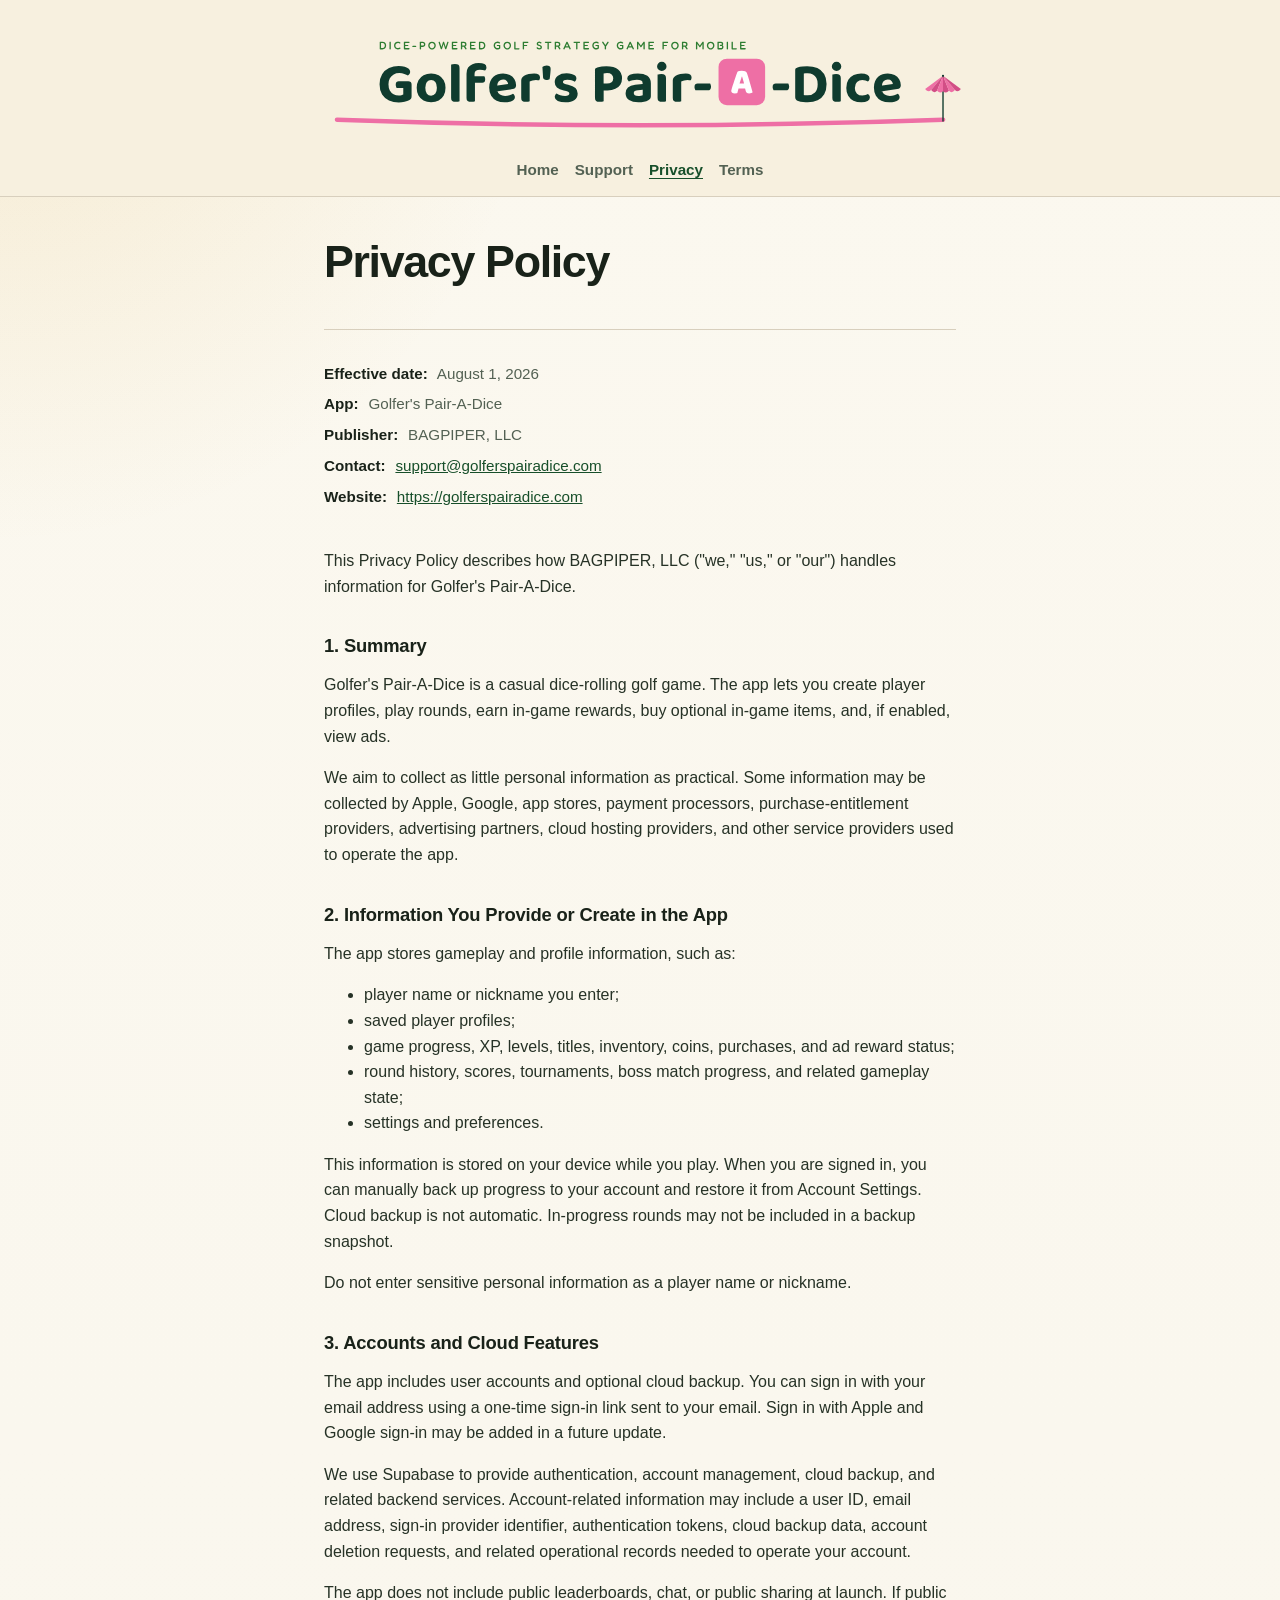
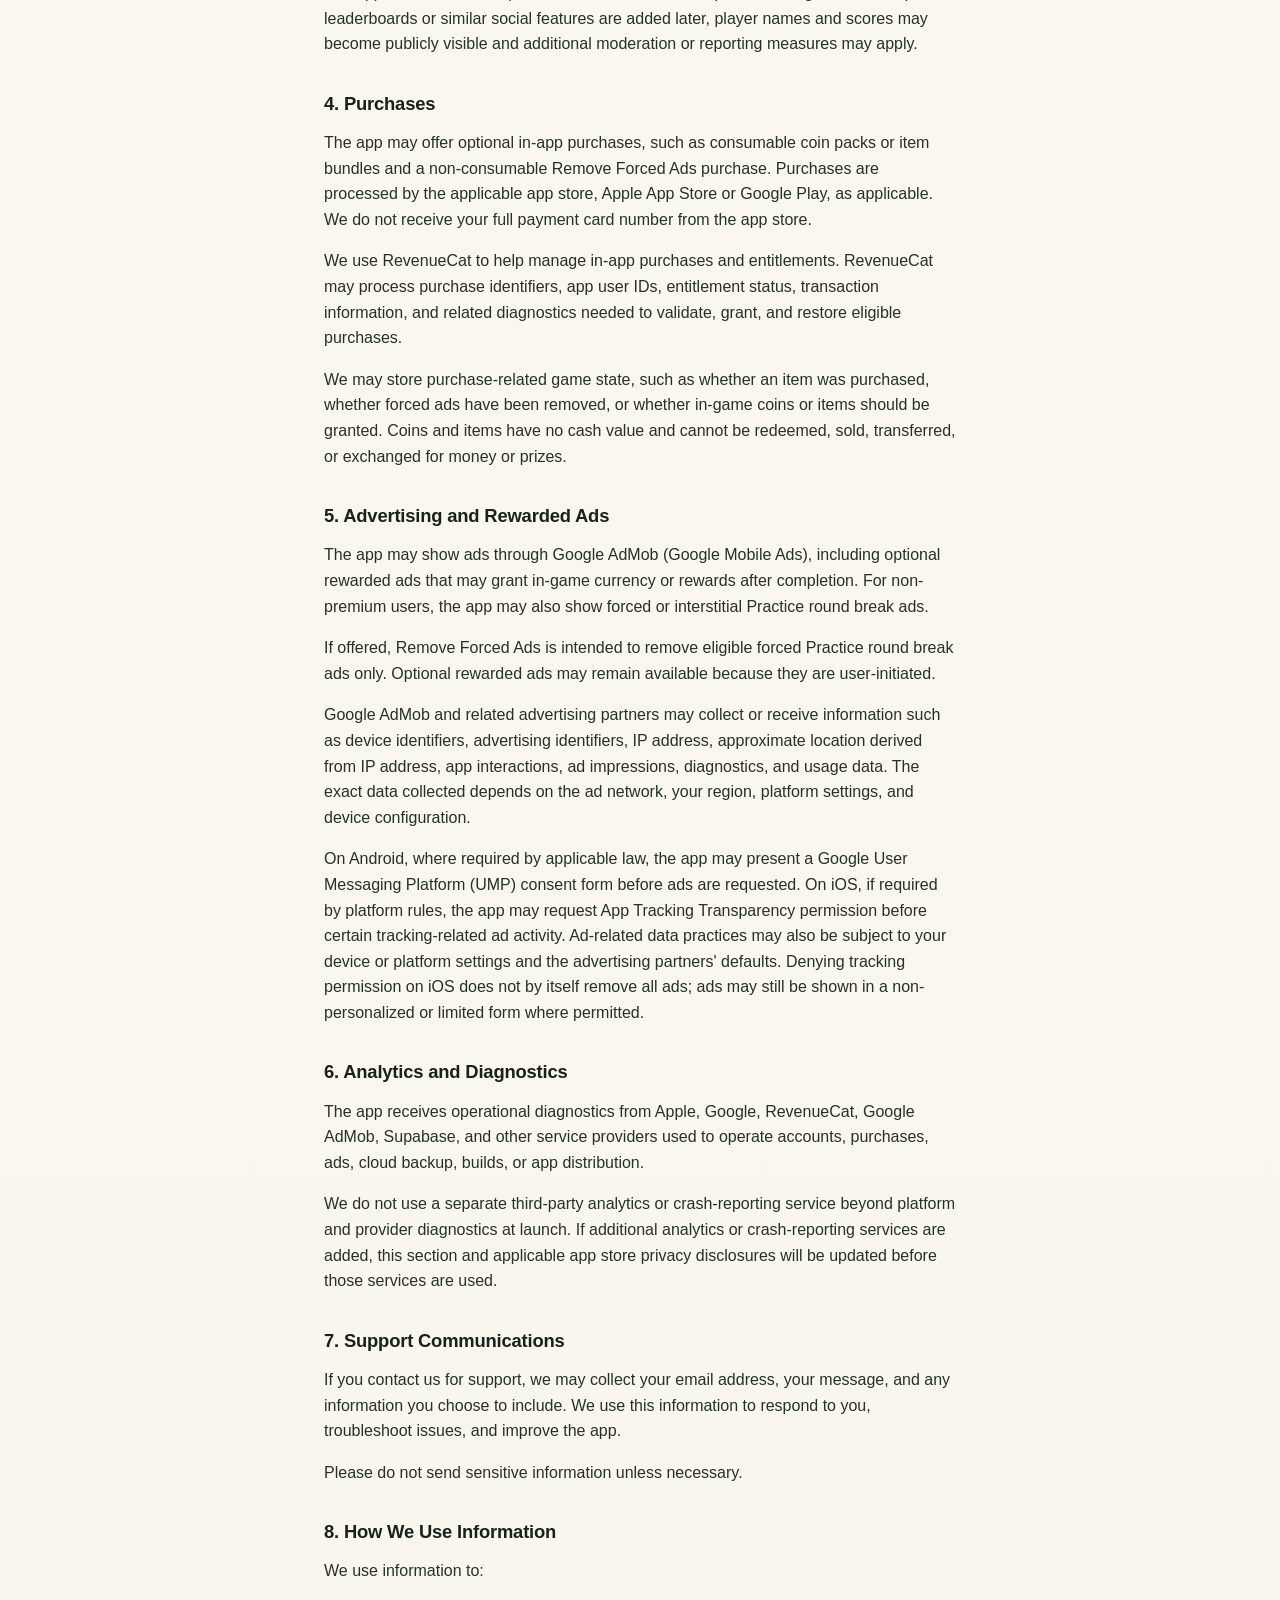
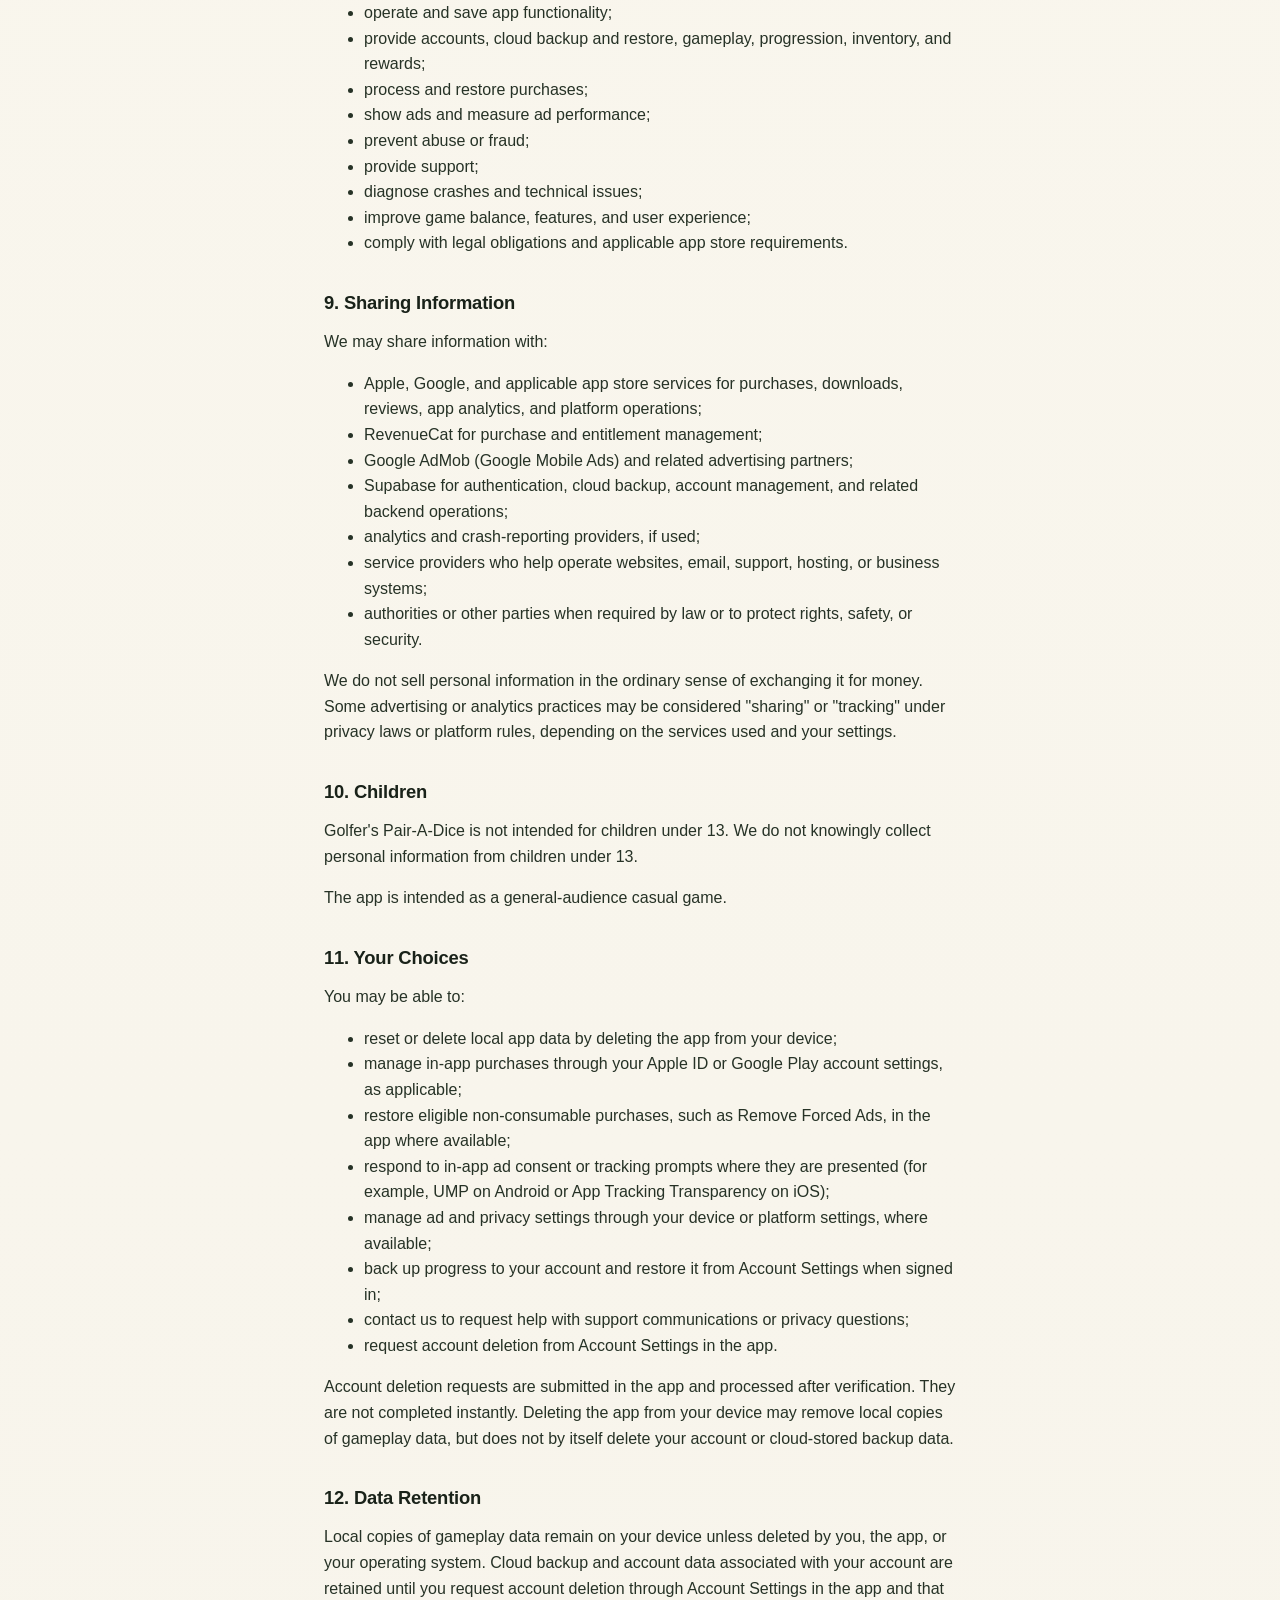
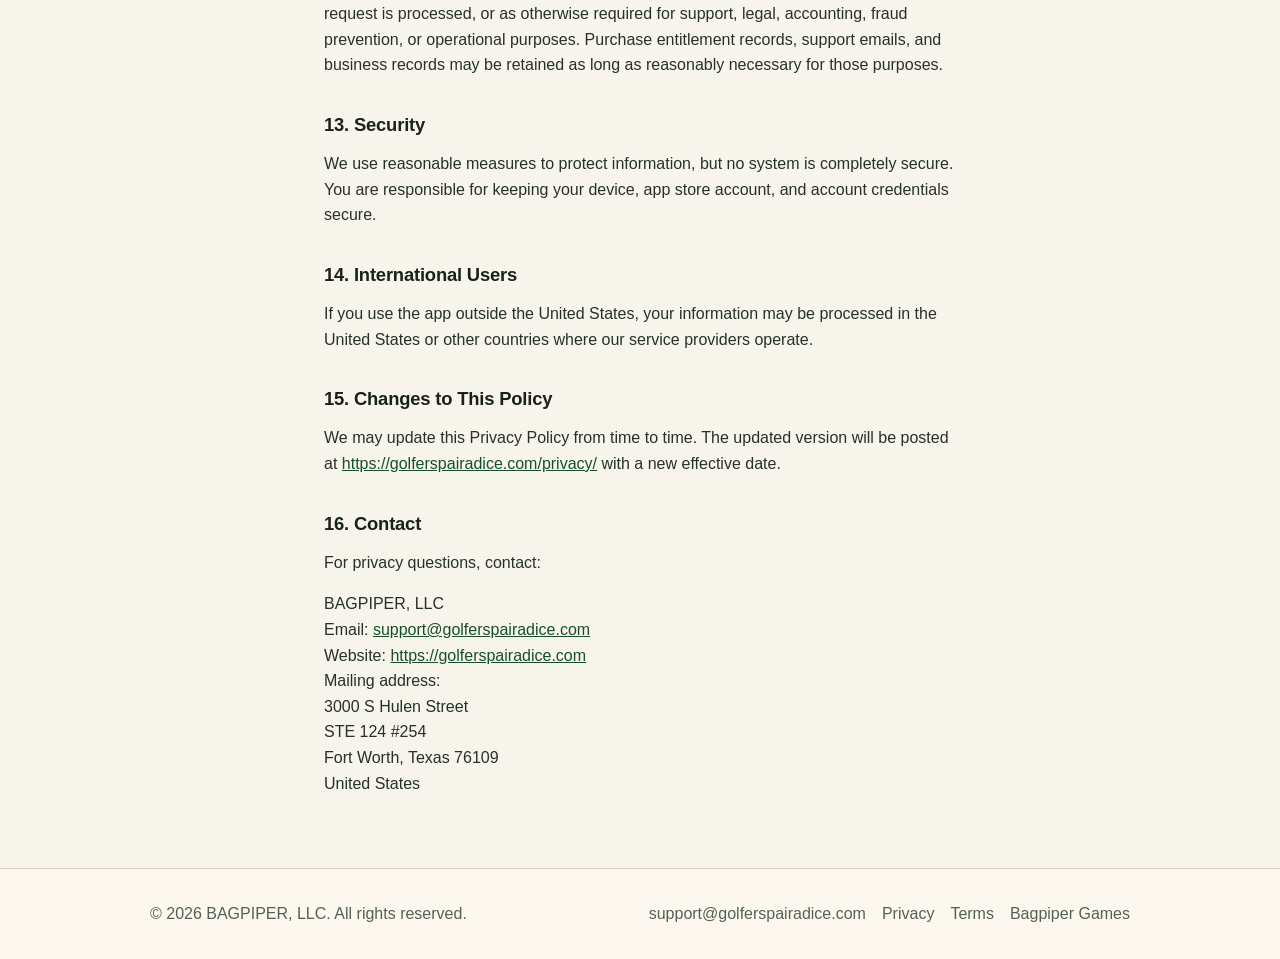
<file: privacy/index.html>
<!doctype html>
<html lang="en">
<head>
  <meta charset="utf-8">
  <meta name="viewport" content="width=device-width, initial-scale=1">
  <title>Privacy Policy | Golfer's Pair-A-Dice</title>
  <meta name="description" content="This Privacy Policy describes how BAGPIPER, LLC handles information for Golfer's Pair-A-Dice.">
  <link rel="canonical" href="https://golferspairadice.com/privacy/">
  <meta name="theme-color" content="#216b3a">
  <meta property="og:type" content="website">
  <meta property="og:site_name" content="Golfer's Pair-A-Dice">
  <meta property="og:locale" content="en_US">
  <meta property="og:url" content="https://golferspairadice.com/privacy/">
  <meta property="og:title" content="Privacy Policy | Golfer's Pair-A-Dice">
  <meta property="og:description" content="How BAGPIPER, LLC handles information for Golfer's Pair-A-Dice.">
  <meta property="og:image" content="https://golferspairadice.com/assets/gpad-icon-1024.png">
  <meta property="og:image:alt" content="Golfer's Pair-A-Dice app icon">
  <meta name="twitter:card" content="summary">
  <meta name="twitter:title" content="Privacy Policy | Golfer's Pair-A-Dice">
  <meta name="twitter:description" content="How BAGPIPER, LLC handles information for Golfer's Pair-A-Dice.">
  <meta name="twitter:image" content="https://golferspairadice.com/assets/gpad-icon-1024.png">
  <link rel="icon" href="/assets/gpad-icon.svg" type="image/svg+xml">
  <link rel="apple-touch-icon" href="/assets/gpad-icon-180.png">
  <link rel="sitemap" type="application/xml" href="/sitemap.xml">
  <link rel="stylesheet" href="/styles.css">
</head>
<body data-page="privacy">
  <main class="page" id="main-content">
    <header class="page-header">
      <h1>Privacy Policy</h1>
    </header>

    <ul class="doc-meta">
      <li><span class="label">Effective date</span> August 1, 2026</li>
      <li><span class="label">App</span> Golfer's Pair-A-Dice</li>
      <li><span class="label">Publisher</span> BAGPIPER, LLC</li>
      <li><span class="label">Contact</span> <a href="mailto:support@golferspairadice.com">support@golferspairadice.com</a></li>
      <li><span class="label">Website</span> <a href="https://golferspairadice.com">https://golferspairadice.com</a></li>
    </ul>

    <article class="doc-body">
      <p>This Privacy Policy describes how BAGPIPER, LLC ("we," "us," or "our") handles information for Golfer's Pair-A-Dice.</p>

      <h2>1. Summary</h2>
      <p>Golfer's Pair-A-Dice is a casual dice-rolling golf game. The app lets you create player profiles, play rounds, earn in-game rewards, buy optional in-game items, and, if enabled, view ads.</p>
      <p>We aim to collect as little personal information as practical. Some information may be collected by Apple, Google, app stores, payment processors, purchase-entitlement providers, advertising partners, cloud hosting providers, and other service providers used to operate the app.</p>

      <h2>2. Information You Provide or Create in the App</h2>
      <p>The app stores gameplay and profile information, such as:</p>
      <ul>
        <li>player name or nickname you enter;</li>
        <li>saved player profiles;</li>
        <li>game progress, XP, levels, titles, inventory, coins, purchases, and ad reward status;</li>
        <li>round history, scores, tournaments, boss match progress, and related gameplay state;</li>
        <li>settings and preferences.</li>
      </ul>
      <p>This information is stored on your device while you play. When you are signed in, you can manually back up progress to your account and restore it from Account Settings. Cloud backup is not automatic. In-progress rounds may not be included in a backup snapshot.</p>
      <p>Do not enter sensitive personal information as a player name or nickname.</p>

      <h2>3. Accounts and Cloud Features</h2>
      <p>The app includes user accounts and optional cloud backup. You can sign in with your email address using a one-time sign-in link sent to your email. Sign in with Apple and Google sign-in may be added in a future update.</p>
      <p>We use Supabase to provide authentication, account management, cloud backup, and related backend services. Account-related information may include a user ID, email address, sign-in provider identifier, authentication tokens, cloud backup data, account deletion requests, and related operational records needed to operate your account.</p>
      <p>The app does not include public leaderboards, chat, or public sharing at launch. If public leaderboards or similar social features are added later, player names and scores may become publicly visible and additional moderation or reporting measures may apply.</p>

      <h2>4. Purchases</h2>
      <p>The app may offer optional in-app purchases, such as consumable coin packs or item bundles and a non-consumable Remove Forced Ads purchase. Purchases are processed by the applicable app store, Apple App Store or Google Play, as applicable. We do not receive your full payment card number from the app store.</p>
      <p>We use RevenueCat to help manage in-app purchases and entitlements. RevenueCat may process purchase identifiers, app user IDs, entitlement status, transaction information, and related diagnostics needed to validate, grant, and restore eligible purchases.</p>
      <p>We may store purchase-related game state, such as whether an item was purchased, whether forced ads have been removed, or whether in-game coins or items should be granted. Coins and items have no cash value and cannot be redeemed, sold, transferred, or exchanged for money or prizes.</p>

      <h2>5. Advertising and Rewarded Ads</h2>
      <p>The app may show ads through Google AdMob (Google Mobile Ads), including optional rewarded ads that may grant in-game currency or rewards after completion. For non-premium users, the app may also show forced or interstitial Practice round break ads.</p>
      <p>If offered, Remove Forced Ads is intended to remove eligible forced Practice round break ads only. Optional rewarded ads may remain available because they are user-initiated.</p>
      <p>Google AdMob and related advertising partners may collect or receive information such as device identifiers, advertising identifiers, IP address, approximate location derived from IP address, app interactions, ad impressions, diagnostics, and usage data. The exact data collected depends on the ad network, your region, platform settings, and device configuration.</p>
      <p>On Android, where required by applicable law, the app may present a Google User Messaging Platform (UMP) consent form before ads are requested. On iOS, if required by platform rules, the app may request App Tracking Transparency permission before certain tracking-related ad activity. Ad-related data practices may also be subject to your device or platform settings and the advertising partners' defaults. Denying tracking permission on iOS does not by itself remove all ads; ads may still be shown in a non-personalized or limited form where permitted.</p>

      <h2>6. Analytics and Diagnostics</h2>
      <p>The app receives operational diagnostics from Apple, Google, RevenueCat, Google AdMob, Supabase, and other service providers used to operate accounts, purchases, ads, cloud backup, builds, or app distribution.</p>
      <p>We do not use a separate third-party analytics or crash-reporting service beyond platform and provider diagnostics at launch. If additional analytics or crash-reporting services are added, this section and applicable app store privacy disclosures will be updated before those services are used.</p>

      <h2>7. Support Communications</h2>
      <p>If you contact us for support, we may collect your email address, your message, and any information you choose to include. We use this information to respond to you, troubleshoot issues, and improve the app.</p>
      <p>Please do not send sensitive information unless necessary.</p>

      <h2>8. How We Use Information</h2>
      <p>We use information to:</p>
      <ul>
        <li>operate and save app functionality;</li>
        <li>provide accounts, cloud backup and restore, gameplay, progression, inventory, and rewards;</li>
        <li>process and restore purchases;</li>
        <li>show ads and measure ad performance;</li>
        <li>prevent abuse or fraud;</li>
        <li>provide support;</li>
        <li>diagnose crashes and technical issues;</li>
        <li>improve game balance, features, and user experience;</li>
        <li>comply with legal obligations and applicable app store requirements.</li>
      </ul>

      <h2>9. Sharing Information</h2>
      <p>We may share information with:</p>
      <ul>
        <li>Apple, Google, and applicable app store services for purchases, downloads, reviews, app analytics, and platform operations;</li>
        <li>RevenueCat for purchase and entitlement management;</li>
        <li>Google AdMob (Google Mobile Ads) and related advertising partners;</li>
        <li>Supabase for authentication, cloud backup, account management, and related backend operations;</li>
        <li>analytics and crash-reporting providers, if used;</li>
        <li>service providers who help operate websites, email, support, hosting, or business systems;</li>
        <li>authorities or other parties when required by law or to protect rights, safety, or security.</li>
      </ul>
      <p>We do not sell personal information in the ordinary sense of exchanging it for money. Some advertising or analytics practices may be considered "sharing" or "tracking" under privacy laws or platform rules, depending on the services used and your settings.</p>

      <h2>10. Children</h2>
      <p>Golfer's Pair-A-Dice is not intended for children under 13. We do not knowingly collect personal information from children under 13.</p>
      <p>The app is intended as a general-audience casual game.</p>

      <h2>11. Your Choices</h2>
      <p>You may be able to:</p>
      <ul>
        <li>reset or delete local app data by deleting the app from your device;</li>
        <li>manage in-app purchases through your Apple ID or Google Play account settings, as applicable;</li>
        <li>restore eligible non-consumable purchases, such as Remove Forced Ads, in the app where available;</li>
        <li>respond to in-app ad consent or tracking prompts where they are presented (for example, UMP on Android or App Tracking Transparency on iOS);</li>
        <li>manage ad and privacy settings through your device or platform settings, where available;</li>
        <li>back up progress to your account and restore it from Account Settings when signed in;</li>
        <li>contact us to request help with support communications or privacy questions;</li>
        <li>request account deletion from Account Settings in the app.</li>
      </ul>
      <p>Account deletion requests are submitted in the app and processed after verification. They are not completed instantly. Deleting the app from your device may remove local copies of gameplay data, but does not by itself delete your account or cloud-stored backup data.</p>

      <h2>12. Data Retention</h2>
      <p>Local copies of gameplay data remain on your device unless deleted by you, the app, or your operating system. Cloud backup and account data associated with your account are retained until you request account deletion through Account Settings in the app and that request is processed, or as otherwise required for support, legal, accounting, fraud prevention, or operational purposes. Purchase entitlement records, support emails, and business records may be retained as long as reasonably necessary for those purposes.</p>

      <h2>13. Security</h2>
      <p>We use reasonable measures to protect information, but no system is completely secure. You are responsible for keeping your device, app store account, and account credentials secure.</p>

      <h2>14. International Users</h2>
      <p>If you use the app outside the United States, your information may be processed in the United States or other countries where our service providers operate.</p>

      <h2>15. Changes to This Policy</h2>
      <p>We may update this Privacy Policy from time to time. The updated version will be posted at <a href="https://golferspairadice.com/privacy/">https://golferspairadice.com/privacy/</a> with a new effective date.</p>

      <h2>16. Contact</h2>
      <p>For privacy questions, contact:</p>
      <p>BAGPIPER, LLC<br>
      Email: <a href="mailto:support@golferspairadice.com">support@golferspairadice.com</a><br>
      Website: <a href="https://golferspairadice.com">https://golferspairadice.com</a><br>
      Mailing address:<br>
      3000 S Hulen Street<br>
      STE 124 #254<br>
      Fort Worth, Texas 76109<br>
      United States</p>
    </article>
  </main>

  <script src="/site-chrome.js" defer></script>
</body>
</html>
</file>
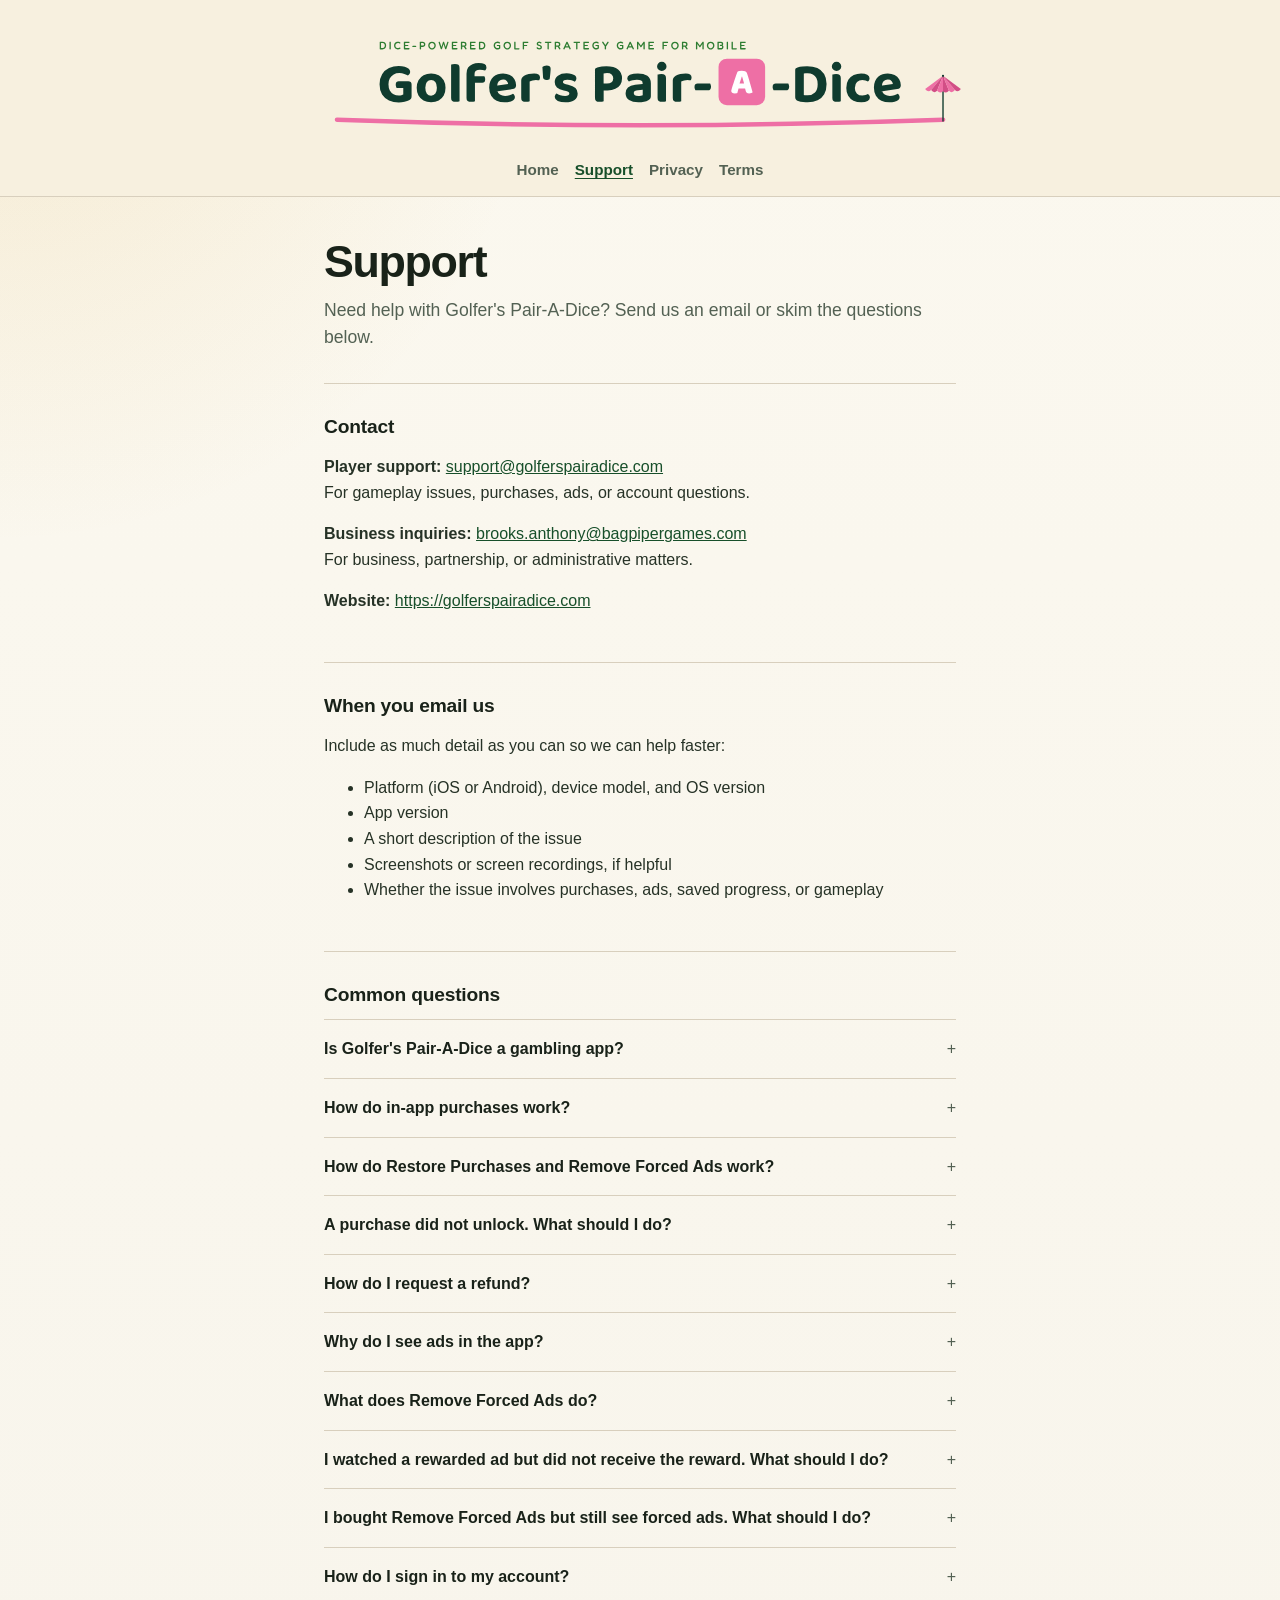
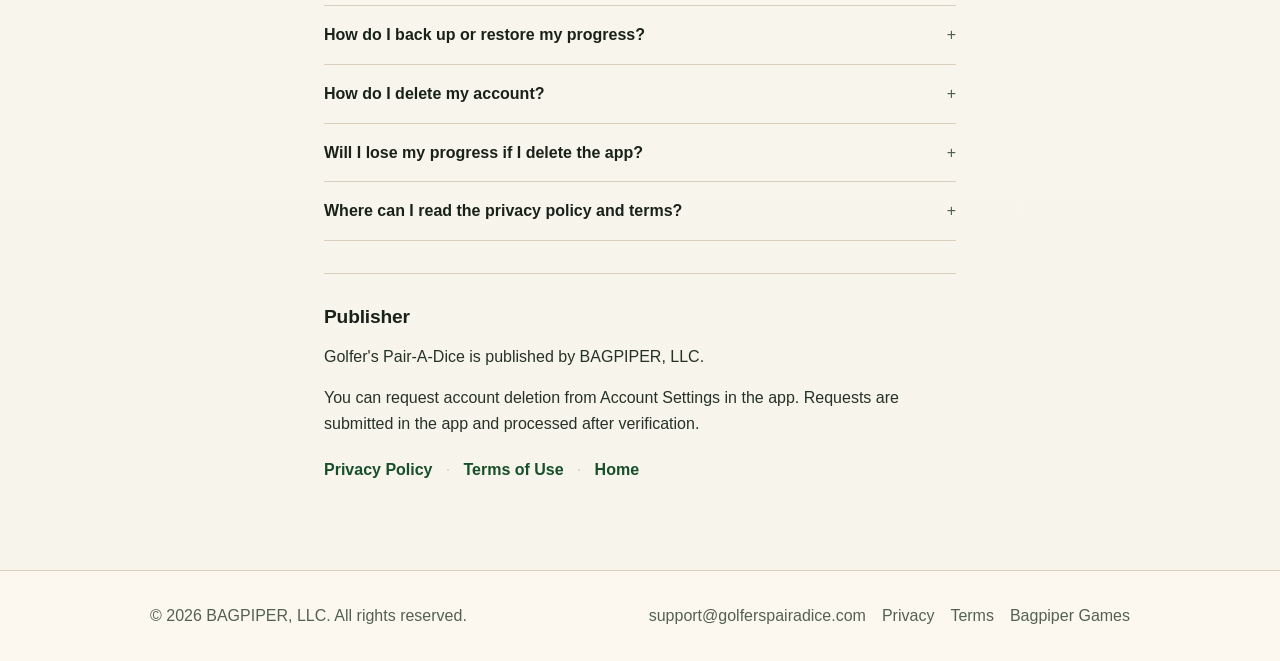
<file: support/index.html>
<!doctype html>
<html lang="en">
<head>
  <meta charset="utf-8">
  <meta name="viewport" content="width=device-width, initial-scale=1">
  <title>Support | Golfer's Pair-A-Dice</title>
  <meta name="description" content="Get help with Golfer's Pair-A-Dice. Contact support, find answers to common questions, and learn about purchases, ads, and saved progress.">
  <link rel="canonical" href="https://golferspairadice.com/support/">
  <meta name="theme-color" content="#216b3a">
  <meta property="og:type" content="website">
  <meta property="og:site_name" content="Golfer's Pair-A-Dice">
  <meta property="og:locale" content="en_US">
  <meta property="og:url" content="https://golferspairadice.com/support/">
  <meta property="og:title" content="Support | Golfer's Pair-A-Dice">
  <meta property="og:description" content="Get help with Golfer's Pair-A-Dice — purchases, ads, accounts, and saved progress.">
  <meta property="og:image" content="https://golferspairadice.com/assets/gpad-icon-1024.png">
  <meta property="og:image:alt" content="Golfer's Pair-A-Dice app icon">
  <meta name="twitter:card" content="summary">
  <meta name="twitter:title" content="Support | Golfer's Pair-A-Dice">
  <meta name="twitter:description" content="Get help with Golfer's Pair-A-Dice — purchases, ads, accounts, and saved progress.">
  <meta name="twitter:image" content="https://golferspairadice.com/assets/gpad-icon-1024.png">
  <link rel="icon" href="/assets/gpad-icon.svg" type="image/svg+xml">
  <link rel="apple-touch-icon" href="/assets/gpad-icon-180.png">
  <link rel="sitemap" type="application/xml" href="/sitemap.xml">
  <link rel="stylesheet" href="/styles.css">
</head>
<body data-page="support">
  <main class="page" id="main-content">
    <header class="page-header">
      <h1>Support</h1>
      <p class="page-intro">Need help with Golfer's Pair-A-Dice? Send us an email or skim the questions below.</p>
    </header>

    <section class="page-section">
      <h2>Contact</h2>
      <p><strong>Player support:</strong> <a href="mailto:support@golferspairadice.com">support@golferspairadice.com</a><br>
      For gameplay issues, purchases, ads, or account questions.</p>
      <p><strong>Business inquiries:</strong> <a href="mailto:brooks.anthony@bagpipergames.com">brooks.anthony@bagpipergames.com</a><br>
      For business, partnership, or administrative matters.</p>
      <p><strong>Website:</strong> <a href="https://golferspairadice.com">https://golferspairadice.com</a></p>
    </section>

    <section class="page-section">
      <h2>When you email us</h2>
      <p>Include as much detail as you can so we can help faster:</p>
      <ul>
        <li>Platform (iOS or Android), device model, and OS version</li>
        <li>App version</li>
        <li>A short description of the issue</li>
        <li>Screenshots or screen recordings, if helpful</li>
        <li>Whether the issue involves purchases, ads, saved progress, or gameplay</li>
      </ul>
    </section>

    <section class="page-section">
      <h2>Common questions</h2>

      <div class="faq-list">
        <details class="faq-item">
          <summary>Is Golfer's Pair-A-Dice a gambling app?</summary>
          <p>No. Golfer's Pair-A-Dice is a casual golf-themed dice game for entertainment. Dice are used as a gameplay mechanic only. The app does not offer real-money gambling, betting, wagering, cash prizes, or redeemable rewards.</p>
        </details>

        <details class="faq-item">
          <summary>How do in-app purchases work?</summary>
          <p>Purchases are processed by the applicable app store, Apple App Store or Google Play. Available items may include consumable virtual currency and item bundles, and a one-time Remove Forced Ads purchase. Coins and items have no cash value and cannot be redeemed, sold, transferred, or exchanged for money or prizes. All billing and refunds are handled under the applicable app store's payment rules.</p>
        </details>

        <details class="faq-item">
          <summary>How do Restore Purchases and Remove Forced Ads work?</summary>
          <p><strong>Restore Purchases</strong> applies to eligible non-consumable purchases, such as Remove Forced Ads. Consumable purchases, such as coin packs, generally are not restored after they are used. If Remove Forced Ads does not appear after purchase, open the app and use <strong>Restore Purchases</strong> where available. If it still does not unlock, email <a href="mailto:support@golferspairadice.com">support@golferspairadice.com</a> with your platform, device, app version, and a description of the purchase.</p>
        </details>

        <details class="faq-item">
          <summary>A purchase did not unlock. What should I do?</summary>
          <p>Open the app and use <strong>Restore Purchases</strong> where available. If the item still does not appear, email <a href="mailto:support@golferspairadice.com">support@golferspairadice.com</a> with your platform, device model, OS version, app version, and a description of the purchase.</p>
        </details>

        <details class="faq-item">
          <summary>How do I request a refund?</summary>
          <p>Refund requests must be submitted through the applicable app store. On iOS, use Apple's purchase support system. On Android, use Google Play's refund process. We cannot process app store refunds directly.</p>
        </details>

        <details class="faq-item">
          <summary>Why do I see ads in the app?</summary>
          <p>The app may show ads, including optional rewarded ads that grant in-game rewards after completion. For non-premium users, forced or interstitial ads may appear during Practice round breaks unless you purchase Remove Forced Ads.</p>
        </details>

        <details class="faq-item">
          <summary>What does Remove Forced Ads do?</summary>
          <p>If offered, the Remove Forced Ads purchase removes eligible forced Practice round break ads. Optional rewarded ads may remain available because they are user-initiated and grant in-game rewards.</p>
        </details>

        <details class="faq-item">
          <summary>I watched a rewarded ad but did not receive the reward. What should I do?</summary>
          <p>Rewards are not guaranteed if the ad fails, is interrupted, cannot be verified, or if your daily reward limit has been reached. Wait a moment and check whether the reward appears in your inventory or balance. If it is still missing, restart the app and try again later. If the issue continues, email <a href="mailto:support@golferspairadice.com">support@golferspairadice.com</a> with your platform, device, app version, and what reward you expected.</p>
        </details>

        <details class="faq-item">
          <summary>I bought Remove Forced Ads but still see forced ads. What should I do?</summary>
          <p>Remove Forced Ads removes eligible forced Practice round break ads only. Optional rewarded ads may still appear because they are user-initiated. If you are seeing forced Practice break ads after purchasing, use <strong>Restore Purchases</strong> in the app. If forced break ads continue, email <a href="mailto:support@golferspairadice.com">support@golferspairadice.com</a> with your platform, device, app version, and when the ad appeared.</p>
        </details>

        <details class="faq-item">
          <summary>How do I sign in to my account?</summary>
          <p>Open <strong>Account Settings</strong> in the app and enter your email address. We send a one-time sign-in link to that email. Tap the link to finish signing in. Sign in with Apple and Google sign-in may be added in a future update.</p>
        </details>

        <details class="faq-item">
          <summary>How do I back up or restore my progress?</summary>
          <p>Gameplay is saved on your device while you play. When you are signed in, open <strong>Account Settings</strong> and use <strong>Back Up Progress</strong> before switching devices. On another device, sign in with the same account and use the restore option to load your cloud backup. Cloud backup is not automatic. Back up before changing devices or clearing app data.</p>
        </details>

        <details class="faq-item">
          <summary>How do I delete my account?</summary>
          <p>Open <strong>Account Settings</strong> in the app and use the account deletion option. Your request is submitted through the app and processed after verification. Deletion is not completed instantly.</p>
        </details>

        <details class="faq-item">
          <summary>Will I lose my progress if I delete the app?</summary>
          <p>Gameplay progress is stored on your device while you play. If you are signed in and have used <strong>Back Up Progress</strong> in Account Settings, you can restore that backup after reinstalling the app or switching devices. Deleting the app may remove local copies on that device. Deleting the app does not delete your account. Clearing app data or losing access to your account email may affect saved progress.</p>
        </details>

        <details class="faq-item">
          <summary>Where can I read the privacy policy and terms?</summary>
          <p>Our <a href="/privacy/">Privacy Policy</a> and <a href="/terms/">Terms of Use</a> are available on this site.</p>
        </details>
      </div>
    </section>

    <section class="page-section">
      <h2>Publisher</h2>
      <p>Golfer's Pair-A-Dice is published by BAGPIPER, LLC.</p>
      <p>You can request account deletion from Account Settings in the app. Requests are submitted in the app and processed after verification.</p>
      <p class="page-links">
        <a href="/privacy/">Privacy Policy</a>
        <span class="sep" aria-hidden="true">·</span>
        <a href="/terms/">Terms of Use</a>
        <span class="sep" aria-hidden="true">·</span>
        <a href="/">Home</a>
      </p>
    </section>
  </main>

  <script src="/site-chrome.js" defer></script>
</body>
</html>
</file>
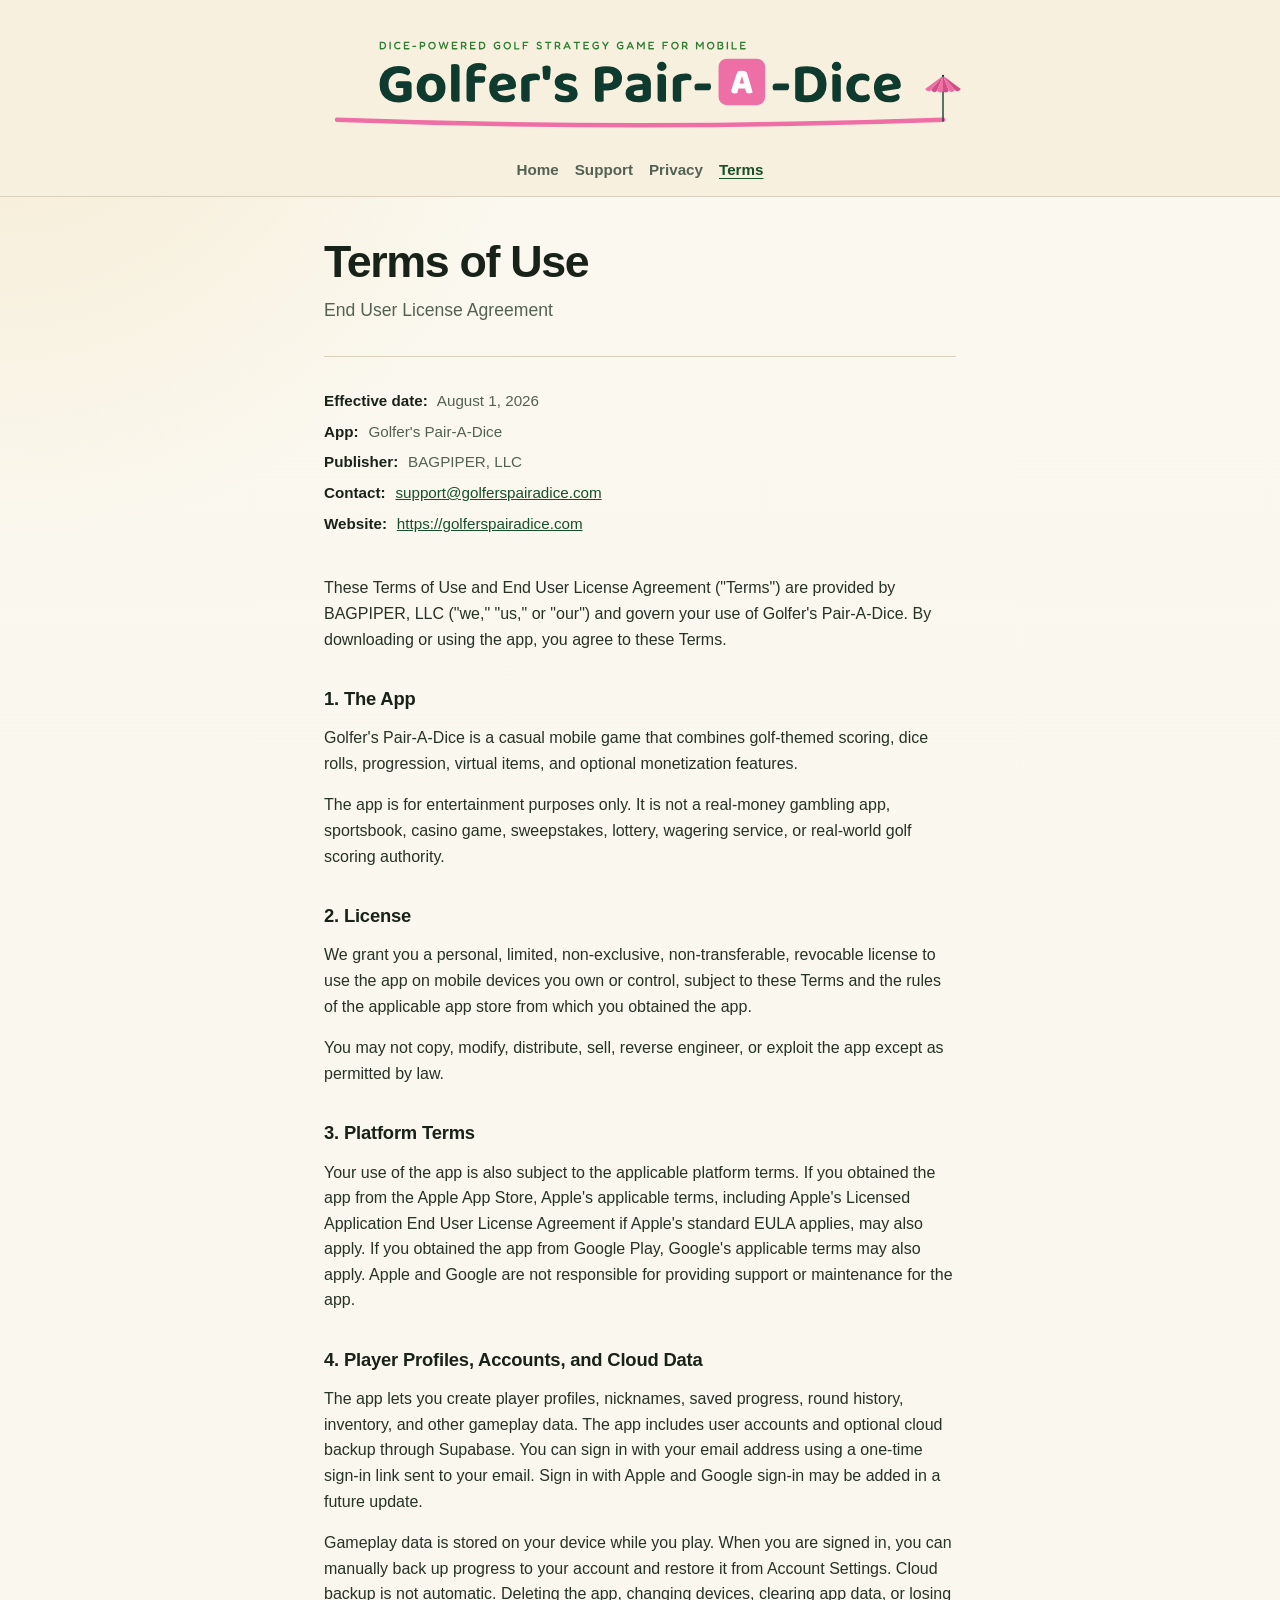
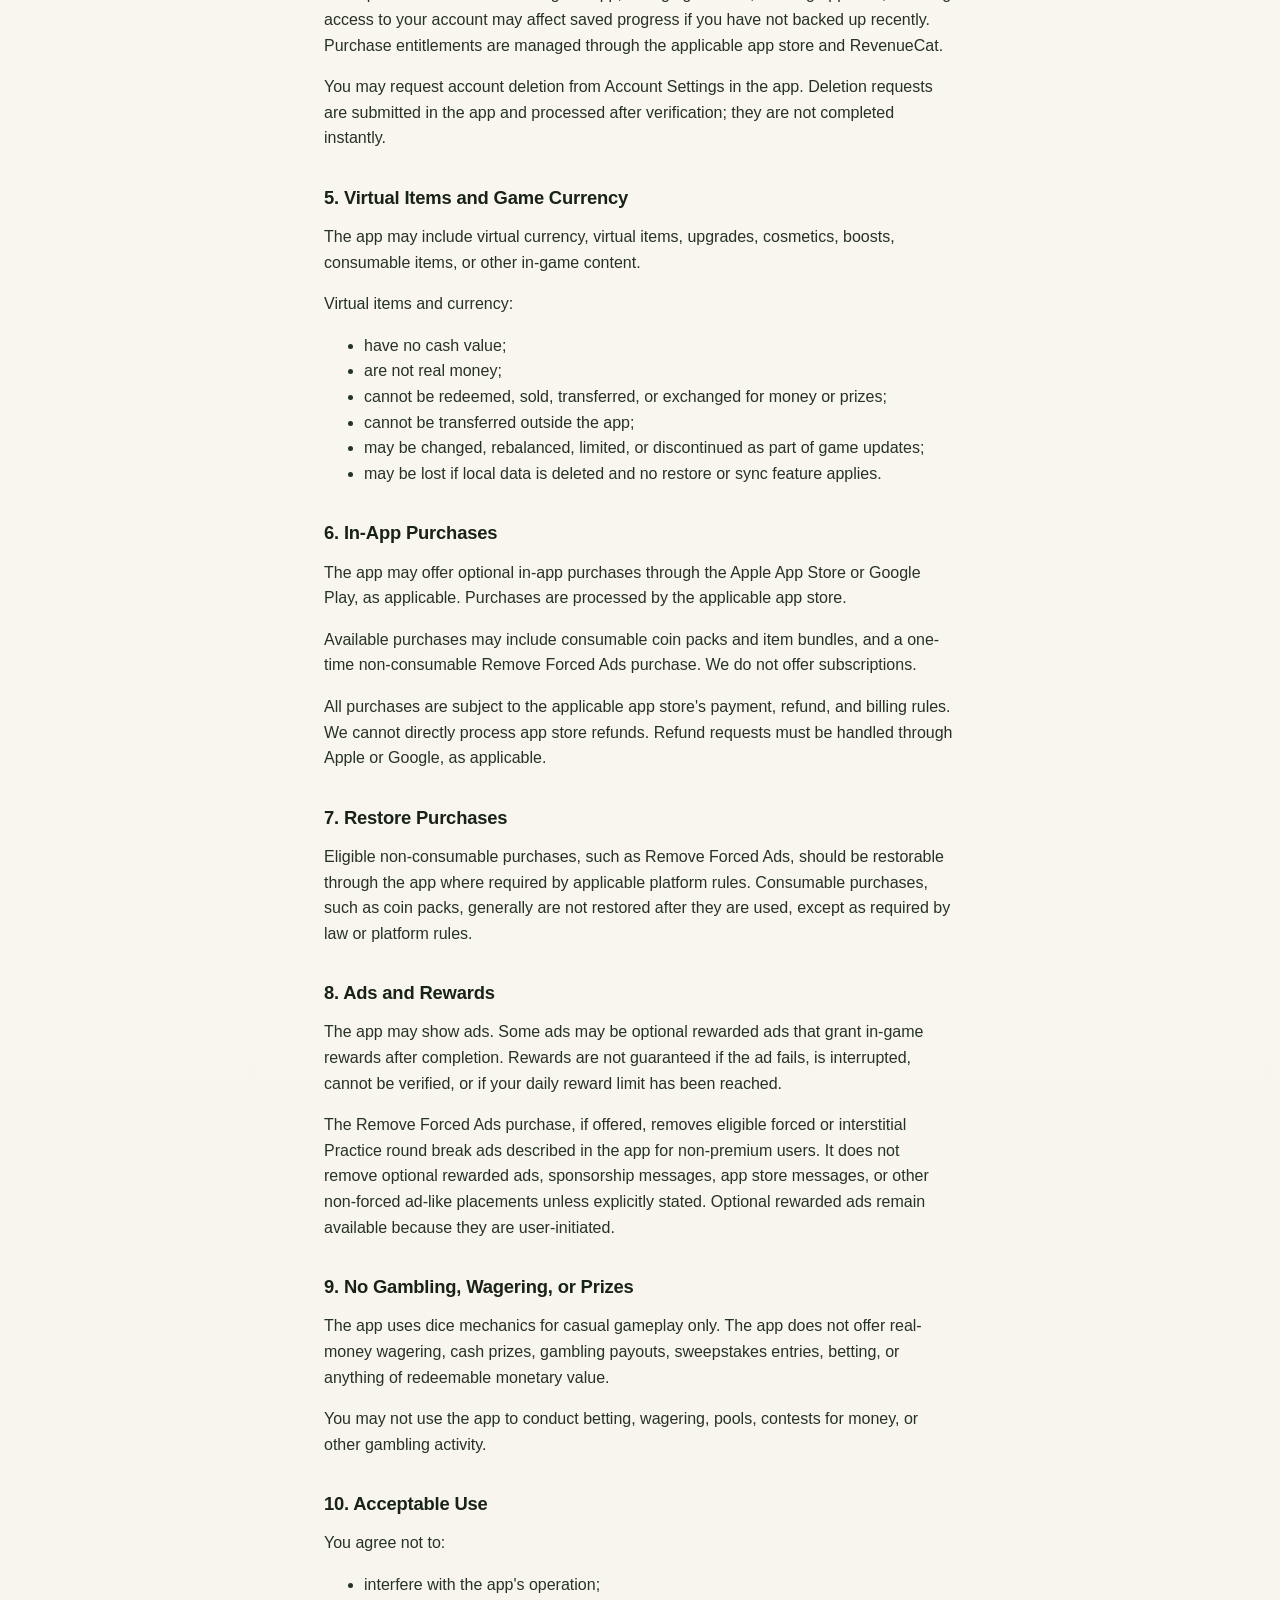
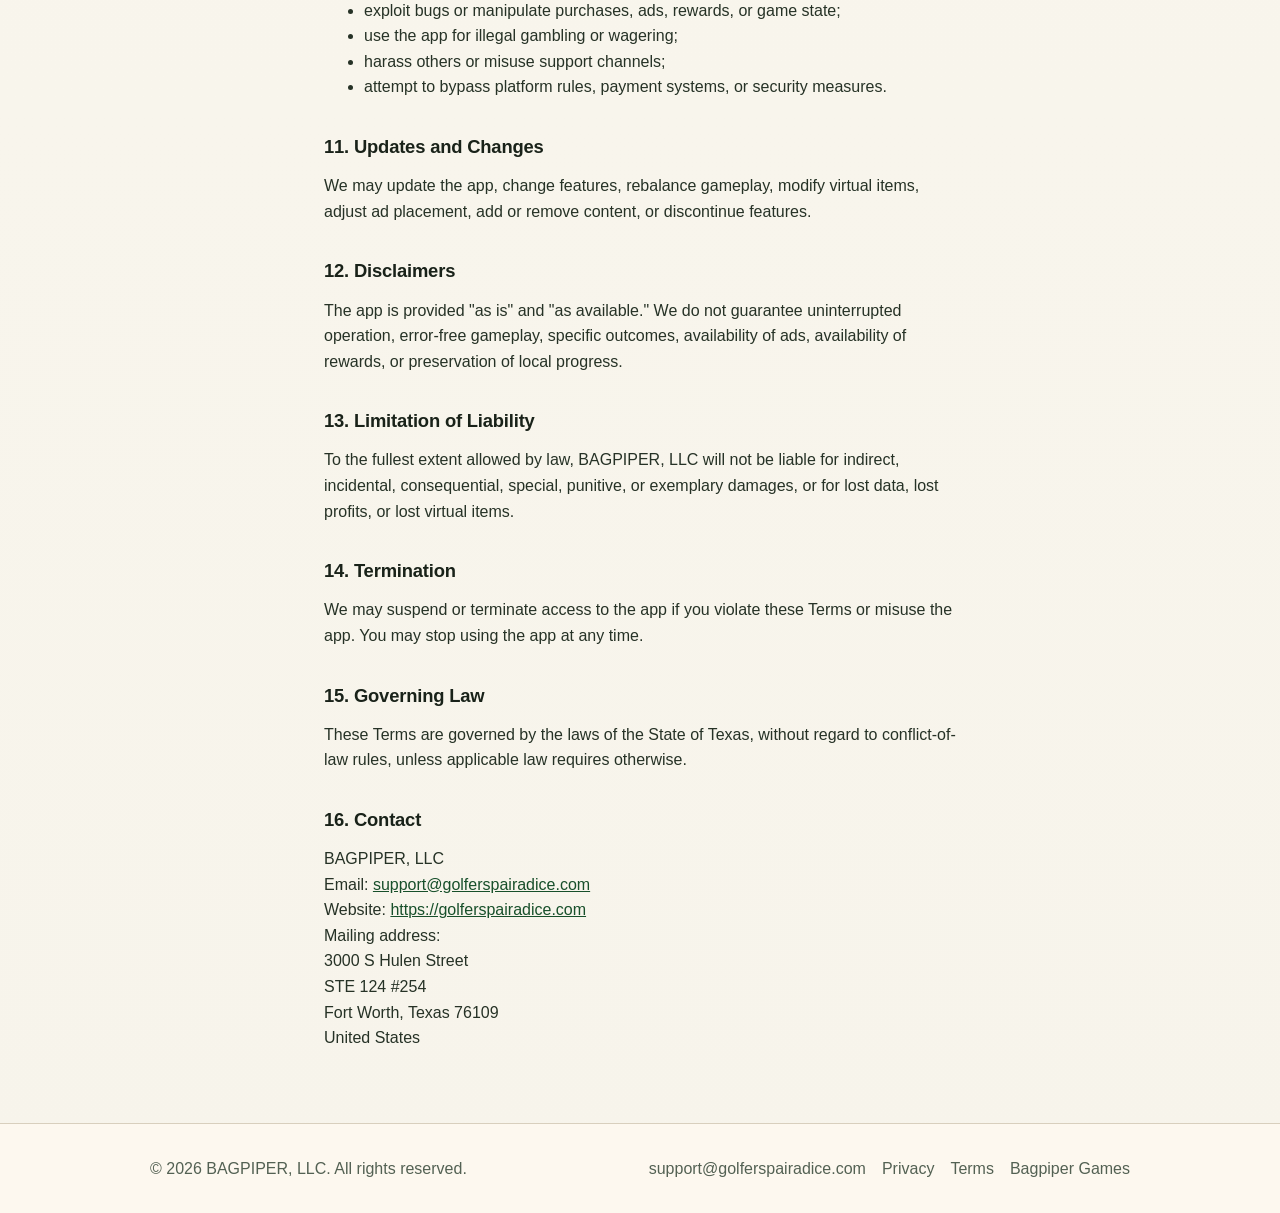
<file: terms/index.html>
<!doctype html>
<html lang="en">
<head>
  <meta charset="utf-8">
  <meta name="viewport" content="width=device-width, initial-scale=1">
  <title>Terms of Use | Golfer's Pair-A-Dice</title>
  <meta name="description" content="Terms of Use and End User License Agreement for Golfer's Pair-A-Dice, published by BAGPIPER, LLC.">
  <link rel="canonical" href="https://golferspairadice.com/terms/">
  <meta name="theme-color" content="#216b3a">
  <meta property="og:type" content="website">
  <meta property="og:site_name" content="Golfer's Pair-A-Dice">
  <meta property="og:locale" content="en_US">
  <meta property="og:url" content="https://golferspairadice.com/terms/">
  <meta property="og:title" content="Terms of Use | Golfer's Pair-A-Dice">
  <meta property="og:description" content="Terms of Use and EULA for Golfer's Pair-A-Dice, published by BAGPIPER, LLC.">
  <meta property="og:image" content="https://golferspairadice.com/assets/gpad-icon-1024.png">
  <meta property="og:image:alt" content="Golfer's Pair-A-Dice app icon">
  <meta name="twitter:card" content="summary">
  <meta name="twitter:title" content="Terms of Use | Golfer's Pair-A-Dice">
  <meta name="twitter:description" content="Terms of Use and EULA for Golfer's Pair-A-Dice, published by BAGPIPER, LLC.">
  <meta name="twitter:image" content="https://golferspairadice.com/assets/gpad-icon-1024.png">
  <link rel="icon" href="/assets/gpad-icon.svg" type="image/svg+xml">
  <link rel="apple-touch-icon" href="/assets/gpad-icon-180.png">
  <link rel="sitemap" type="application/xml" href="/sitemap.xml">
  <link rel="stylesheet" href="/styles.css">
</head>
<body data-page="terms">
  <main class="page" id="main-content">
    <header class="page-header">
      <h1>Terms of Use</h1>
      <p class="page-subtitle">End User License Agreement</p>
    </header>

    <ul class="doc-meta">
      <li><span class="label">Effective date</span> August 1, 2026</li>
      <li><span class="label">App</span> Golfer's Pair-A-Dice</li>
      <li><span class="label">Publisher</span> BAGPIPER, LLC</li>
      <li><span class="label">Contact</span> <a href="mailto:support@golferspairadice.com">support@golferspairadice.com</a></li>
      <li><span class="label">Website</span> <a href="https://golferspairadice.com">https://golferspairadice.com</a></li>
    </ul>

    <article class="doc-body">
      <p>These Terms of Use and End User License Agreement ("Terms") are provided by BAGPIPER, LLC ("we," "us," or "our") and govern your use of Golfer's Pair-A-Dice. By downloading or using the app, you agree to these Terms.</p>

      <h2>1. The App</h2>
      <p>Golfer's Pair-A-Dice is a casual mobile game that combines golf-themed scoring, dice rolls, progression, virtual items, and optional monetization features.</p>
      <p>The app is for entertainment purposes only. It is not a real-money gambling app, sportsbook, casino game, sweepstakes, lottery, wagering service, or real-world golf scoring authority.</p>

      <h2>2. License</h2>
      <p>We grant you a personal, limited, non-exclusive, non-transferable, revocable license to use the app on mobile devices you own or control, subject to these Terms and the rules of the applicable app store from which you obtained the app.</p>
      <p>You may not copy, modify, distribute, sell, reverse engineer, or exploit the app except as permitted by law.</p>

      <h2>3. Platform Terms</h2>
      <p>Your use of the app is also subject to the applicable platform terms. If you obtained the app from the Apple App Store, Apple's applicable terms, including Apple's Licensed Application End User License Agreement if Apple's standard EULA applies, may also apply. If you obtained the app from Google Play, Google's applicable terms may also apply. Apple and Google are not responsible for providing support or maintenance for the app.</p>

      <h2>4. Player Profiles, Accounts, and Cloud Data</h2>
      <p>The app lets you create player profiles, nicknames, saved progress, round history, inventory, and other gameplay data. The app includes user accounts and optional cloud backup through Supabase. You can sign in with your email address using a one-time sign-in link sent to your email. Sign in with Apple and Google sign-in may be added in a future update.</p>
      <p>Gameplay data is stored on your device while you play. When you are signed in, you can manually back up progress to your account and restore it from Account Settings. Cloud backup is not automatic. Deleting the app, changing devices, clearing app data, or losing access to your account may affect saved progress if you have not backed up recently. Purchase entitlements are managed through the applicable app store and RevenueCat.</p>
      <p>You may request account deletion from Account Settings in the app. Deletion requests are submitted in the app and processed after verification; they are not completed instantly.</p>

      <h2>5. Virtual Items and Game Currency</h2>
      <p>The app may include virtual currency, virtual items, upgrades, cosmetics, boosts, consumable items, or other in-game content.</p>
      <p>Virtual items and currency:</p>
      <ul>
        <li>have no cash value;</li>
        <li>are not real money;</li>
        <li>cannot be redeemed, sold, transferred, or exchanged for money or prizes;</li>
        <li>cannot be transferred outside the app;</li>
        <li>may be changed, rebalanced, limited, or discontinued as part of game updates;</li>
        <li>may be lost if local data is deleted and no restore or sync feature applies.</li>
      </ul>

      <h2>6. In-App Purchases</h2>
      <p>The app may offer optional in-app purchases through the Apple App Store or Google Play, as applicable. Purchases are processed by the applicable app store.</p>
      <p>Available purchases may include consumable coin packs and item bundles, and a one-time non-consumable Remove Forced Ads purchase. We do not offer subscriptions.</p>
      <p>All purchases are subject to the applicable app store's payment, refund, and billing rules. We cannot directly process app store refunds. Refund requests must be handled through Apple or Google, as applicable.</p>

      <h2>7. Restore Purchases</h2>
      <p>Eligible non-consumable purchases, such as Remove Forced Ads, should be restorable through the app where required by applicable platform rules. Consumable purchases, such as coin packs, generally are not restored after they are used, except as required by law or platform rules.</p>

      <h2>8. Ads and Rewards</h2>
      <p>The app may show ads. Some ads may be optional rewarded ads that grant in-game rewards after completion. Rewards are not guaranteed if the ad fails, is interrupted, cannot be verified, or if your daily reward limit has been reached.</p>
      <p>The Remove Forced Ads purchase, if offered, removes eligible forced or interstitial Practice round break ads described in the app for non-premium users. It does not remove optional rewarded ads, sponsorship messages, app store messages, or other non-forced ad-like placements unless explicitly stated. Optional rewarded ads remain available because they are user-initiated.</p>

      <h2>9. No Gambling, Wagering, or Prizes</h2>
      <p>The app uses dice mechanics for casual gameplay only. The app does not offer real-money wagering, cash prizes, gambling payouts, sweepstakes entries, betting, or anything of redeemable monetary value.</p>
      <p>You may not use the app to conduct betting, wagering, pools, contests for money, or other gambling activity.</p>

      <h2>10. Acceptable Use</h2>
      <p>You agree not to:</p>
      <ul>
        <li>interfere with the app's operation;</li>
        <li>exploit bugs or manipulate purchases, ads, rewards, or game state;</li>
        <li>use the app for illegal gambling or wagering;</li>
        <li>harass others or misuse support channels;</li>
        <li>attempt to bypass platform rules, payment systems, or security measures.</li>
      </ul>

      <h2>11. Updates and Changes</h2>
      <p>We may update the app, change features, rebalance gameplay, modify virtual items, adjust ad placement, add or remove content, or discontinue features.</p>

      <h2>12. Disclaimers</h2>
      <p>The app is provided "as is" and "as available." We do not guarantee uninterrupted operation, error-free gameplay, specific outcomes, availability of ads, availability of rewards, or preservation of local progress.</p>

      <h2>13. Limitation of Liability</h2>
      <p>To the fullest extent allowed by law, BAGPIPER, LLC will not be liable for indirect, incidental, consequential, special, punitive, or exemplary damages, or for lost data, lost profits, or lost virtual items.</p>

      <h2>14. Termination</h2>
      <p>We may suspend or terminate access to the app if you violate these Terms or misuse the app. You may stop using the app at any time.</p>

      <h2>15. Governing Law</h2>
      <p>These Terms are governed by the laws of the State of Texas, without regard to conflict-of-law rules, unless applicable law requires otherwise.</p>

      <h2>16. Contact</h2>
      <p>BAGPIPER, LLC<br>
      Email: <a href="mailto:support@golferspairadice.com">support@golferspairadice.com</a><br>
      Website: <a href="https://golferspairadice.com">https://golferspairadice.com</a><br>
      Mailing address:<br>
      3000 S Hulen Street<br>
      STE 124 #254<br>
      Fort Worth, Texas 76109<br>
      United States</p>
    </article>
  </main>

  <script src="/site-chrome.js" defer></script>
</body>
</html>
</file>
<file: styles.css>
/* Golfer's Pair-A-Dice static site */
:root {
  --bg: #f7f4eb;
  --panel: #fffaf0;
  --ink: #192219;
  --muted: #536153;
  --line: #d8cfbd;
  --accent: #216b3a;
  --accent-dark: #174f2a;
  --gold: #d7a332;
}

* { box-sizing: border-box; }

body {
  margin: 0;
  font-family: -apple-system, BlinkMacSystemFont, "Segoe UI", Roboto, Arial, sans-serif;
  line-height: 1.6;
  color: var(--ink);
  background:
    radial-gradient(circle at top left, rgba(215, 163, 50, 0.16), transparent 34rem),
    linear-gradient(180deg, #fbf8ef 0%, var(--bg) 100%);
}

a { color: var(--accent-dark); }

.skip-link {
  position: absolute;
  left: -9999px;
  top: 0.75rem;
  z-index: 10;
  padding: 0.55rem 0.85rem;
  background: var(--panel);
  color: var(--ink);
  border: 1px solid var(--line);
  border-radius: 8px;
  font-weight: 600;
  text-decoration: none;
}

.skip-link:focus {
  left: 0.75rem;
}

:focus-visible {
  outline: 2px solid var(--accent-dark);
  outline-offset: 2px;
}

a:focus:not(:focus-visible),
summary:focus:not(:focus-visible) {
  outline: none;
}

@media (prefers-reduced-motion: reduce) {
  html:focus-within {
    scroll-behavior: auto;
  }
}

.site-header {
  border-bottom: 1px solid var(--line);
  background: #f7f0df;
  position: sticky;
  top: 0;
  z-index: 5;
}

.nav {
  max-width: 980px;
  margin: -0.75rem auto 0;
  padding: 0 1.25rem 0.85rem;
  display: flex;
  align-items: center;
  justify-content: center;
  gap: 1rem;
}

.brand {
  display: flex;
  justify-content: center;
  width: 100%;
  line-height: 0;
  padding: 0.6rem 1.25rem 0;
}

.brand-logo {
  display: block;
  width: 100%;
  max-width: 42rem;
  height: auto;
}

.nav-links {
  display: flex;
  gap: 1rem;
  flex-wrap: wrap;
  justify-content: center;
}

.nav-links a {
  color: var(--muted);
  text-decoration: none;
  font-weight: 600;
  font-size: 0.95rem;
}

.nav-links a:hover { color: var(--accent-dark); }

.nav-links a[aria-current="page"] {
  color: var(--accent-dark);
  text-decoration: underline;
  text-underline-offset: 0.2em;
}

.nav-links a:focus-visible,
.brand:focus-visible,
.footer-links a:focus-visible,
.page-links a:focus-visible {
  border-radius: 4px;
}

main {
  max-width: 980px;
  margin: 0 auto;
  padding: 2rem 1.25rem 4rem;
}

main.home,
main.page {
  max-width: 42rem;
  padding-top: 2.5rem;
  padding-bottom: 3.5rem;
}

.page-header {
  padding-bottom: 2rem;
  margin-bottom: 2rem;
  border-bottom: 1px solid var(--line);
}

.page-header h1 {
  font-size: clamp(2rem, 5vw, 2.8rem);
  line-height: 1.1;
  margin: 0 0 0.65rem;
  letter-spacing: -0.03em;
}

.page-subtitle,
.page-intro {
  font-size: 1.1rem;
  color: var(--muted);
  margin: 0;
  line-height: 1.55;
}

.doc-meta {
  list-style: none;
  padding: 0;
  margin: 0 0 2.5rem;
  font-size: 0.95rem;
  color: var(--muted);
  line-height: 1.55;
}

.doc-meta li {
  margin-bottom: 0.45rem;
}

.doc-meta .label {
  font-weight: 600;
  color: var(--ink);
}

.doc-meta .label::after {
  content: ":";
  margin-right: 0.35rem;
}

.doc-body h2 {
  font-size: 1.15rem;
  font-weight: 700;
  margin: 2.25rem 0 0.65rem;
  letter-spacing: -0.01em;
}

.doc-body p,
.doc-body li {
  color: #263226;
}

.page-section {
  padding-bottom: 2rem;
}

.page-section + .page-section {
  border-top: 1px solid var(--line);
  padding-top: 2rem;
}

.page-section h2 {
  font-size: 1.2rem;
  margin: 0 0 0.85rem;
  letter-spacing: -0.01em;
}

.page-section p,
.page-section li {
  color: #263226;
}

.page-section .page-links {
  margin-top: 1.25rem;
}

.hero {
  padding: 3rem 0 1.5rem;
  max-width: 640px;
}

.home .hero {
  padding: 0 0 3rem;
  border-bottom: 1px solid var(--line);
  max-width: none;
  text-align: center;
}

.home .hero .hero-mark {
  margin-left: auto;
  margin-right: auto;
}

.hero-mark {
  width: clamp(5.5rem, 18vw, 7.5rem);
  margin: 0 0 1.35rem;
}

.hero-mark img {
  display: block;
  width: 100%;
  height: auto;
  border-radius: 22%;
  border: 1px solid var(--line);
}

.home .hero h1 {
  font-size: clamp(2.4rem, 6vw, 3.4rem);
  line-height: 1.05;
  margin: 0 0 1.1rem;
  letter-spacing: -0.04em;
}

.home .hero .hero-wordmark {
  max-width: clamp(18rem, 58vw, 36rem);
  margin: 0 auto 1.1rem;
}

.hero-wordmark img {
  display: block;
  width: 100%;
  height: auto;
}

.hero-intro {
  font-size: 1.2rem;
  color: var(--muted);
  margin: 0 0 1.75rem;
  line-height: 1.5;
}

.hero-tagline {
  font-size: clamp(1.35rem, 3vw, 1.65rem);
  font-weight: 600;
  color: var(--accent-dark);
  margin: 0;
  line-height: 1.35;
  letter-spacing: -0.02em;
}

.visually-hidden {
  position: absolute;
  width: 1px;
  height: 1px;
  padding: 0;
  margin: -1px;
  overflow: hidden;
  clip: rect(0, 0, 0, 0);
  white-space: nowrap;
  border: 0;
}

.store-section {
  padding: 0 0 1.5rem;
  text-align: center;
}

.home-note .store-section {
  margin-top: 0;
  border-bottom: none;
}

.home-note .callout {
  margin-bottom: 1.75rem;
}

.store-label {
  margin: 0 0 1rem;
  font-size: 0.95rem;
  font-weight: 600;
  color: var(--muted);
  letter-spacing: 0.01em;
}

.store-badges {
  display: flex;
  flex-wrap: wrap;
  gap: 0.75rem;
  justify-content: center;
}

.store-badge {
  display: flex;
  align-items: center;
  gap: 0.65rem;
  min-width: 11.5rem;
  padding: 0.55rem 0.85rem;
  border: 1px solid var(--line);
  border-radius: 12px;
  background: rgba(255, 250, 240, 0.9);
  color: inherit;
  text-decoration: none;
}

.store-badge-icon {
  flex-shrink: 0;
  width: 1.75rem;
  height: 1.75rem;
  border-radius: 8px;
  background: linear-gradient(145deg, #2c2c2c 0%, #1a1a1a 100%);
  position: relative;
}

.store-badge-icon::after {
  content: "";
  position: absolute;
  inset: 0.35rem;
  border-radius: 3px;
  border: 2px solid rgba(255, 255, 255, 0.85);
}

.store-badge-icon--play {
  background: linear-gradient(145deg, #4caf7a 0%, #2e8b57 100%);
}

.store-badge-icon--play::after {
  border: none;
  inset: 0;
  background:
    linear-gradient(#fff 0 0) 0.62rem 0.52rem / 0.45rem 0.12rem no-repeat,
    linear-gradient(#fff 0 0) 0.62rem 0.82rem / 0.35rem 0.12rem no-repeat,
    linear-gradient(#fff 0 0) 0.62rem 1.12rem / 0.55rem 0.12rem no-repeat;
  opacity: 0.95;
}

.store-badge-text {
  display: flex;
  flex-direction: column;
  gap: 0.1rem;
  line-height: 1.2;
}

.store-badge-store {
  font-size: 0.9rem;
  font-weight: 700;
  color: var(--ink);
}

.store-badge-status {
  font-size: 0.8rem;
  font-weight: 600;
  color: var(--muted);
}

.gameplay {
  padding: 2.5rem 0;
}

.gameplay p {
  margin: 0;
  font-size: 1.1rem;
  color: #263226;
  line-height: 1.65;
}

.gameplay p + p {
  margin-top: 1rem;
}

.home-note {
  padding-top: 0.5rem;
}

.callout {
  margin: 0 0 2rem;
  padding: 0.9rem 1rem;
  border-left: 3px solid var(--line);
  border-right: 3px solid var(--line);
  color: var(--muted);
  font-size: 0.98rem;
  line-height: 1.55;
  text-align: center;
}

h1 {
  font-size: clamp(2rem, 5vw, 2.8rem);
  line-height: 1.1;
  margin: 0 0 1rem;
  letter-spacing: -0.03em;
}

h2 {
  font-size: clamp(1.55rem, 3vw, 2.2rem);
  line-height: 1.15;
  margin: 2.5rem 0 0.75rem;
  letter-spacing: -0.035em;
}

h3 {
  margin-top: 2rem;
  font-size: 1.2rem;
}

.lede {
  font-size: 1.15rem;
  color: var(--muted);
  max-width: 640px;
}

.page-links {
  margin: 0;
  font-size: 1rem;
}

.page-links a {
  font-weight: 600;
  text-decoration: none;
}

.page-links a:hover {
  text-decoration: underline;
}

.page-links .sep {
  color: var(--line);
  margin: 0 0.55rem;
}

.content-panel {
  background: rgba(255, 250, 240, 0.88);
  border: 1px solid var(--line);
  border-radius: 20px;
  padding: 1.25rem;
  box-shadow: 0 12px 32px rgba(25, 34, 25, 0.06);
}

.content-panel h1 {
  font-size: clamp(2rem, 4vw, 3.2rem);
  margin-top: 0;
}

main.page .content-panel {
  margin-top: 0;
}

.content-panel p {
  margin: 0 0 0.85rem;
  color: #263226;
}

.content-panel .page-links {
  margin-top: 1.25rem;
  margin-bottom: 0;
}

.content-panel p, .content-panel li {
  color: #263226;
}

.faq-list {
  margin-top: 0.5rem;
}

.faq-item {
  border: none;
  border-top: 1px solid var(--line);
  border-radius: 0;
  background: none;
  padding: 1rem 0;
}

.faq-item summary {
  font-weight: 700;
  cursor: pointer;
  list-style: none;
  padding: 0.15rem 0.25rem;
  margin: -0.15rem -0.25rem;
  border-radius: 4px;
}

.faq-item summary::-webkit-details-marker {
  display: none;
}

.faq-item summary::after {
  content: "+";
  float: right;
  color: var(--muted);
  font-weight: 400;
}

.faq-item[open] summary::after {
  content: "−";
}

.faq-item:last-child {
  border-bottom: 1px solid var(--line);
}

.faq-item p {
  margin: 0.75rem 0 0;
  color: var(--muted);
}

.site-footer {
  border-top: 1px solid var(--line);
  padding: 2rem 1.25rem;
  color: var(--muted);
  background: rgba(255, 250, 240, 0.75);
}

.footer-inner {
  max-width: 980px;
  margin: 0 auto;
  display: flex;
  justify-content: space-between;
  gap: 1rem;
  flex-wrap: wrap;
}

.footer-links {
  display: flex;
  gap: 1rem;
  flex-wrap: wrap;
}

.footer-links a {
  color: var(--muted);
  text-decoration: none;
}

.footer-links a:hover,
.footer-links a:focus-visible {
  color: var(--accent-dark);
}

.launch-credit {
  display: flex;
  flex-wrap: wrap;
  justify-content: center;
  align-items: center;
  gap: 0.75rem;
  padding: 0 1.25rem 2rem;
}

.site-footer .launch-credit {
  margin-top: 1.35rem;
  padding: 0;
}

.launch-credit a {
  display: grid;
  place-items: center;
  flex: 0 1 17.5rem;
  width: min(17.5rem, 100%);
  height: 4.25rem;
  padding: 0.4rem 0.75rem;
  background: #fff;
  border: 1px solid var(--line);
  border-radius: 12px;
  line-height: 0;
}

.launch-credit a:hover,
.launch-credit a:focus-visible {
  border-color: #c4bba6;
}

.launch-credit img {
  display: block;
  width: auto;
  height: auto;
  max-width: 100%;
  max-height: 100%;
  object-fit: contain;
}

@media (max-width: 640px) {
  .nav-links {
    justify-content: center;
  }

  main.home,
  main.page {
    padding-top: 2rem;
    padding-bottom: 3rem;
  }

  .hero,
  .home .hero {
    padding-top: 0;
    padding-bottom: 2.25rem;
  }

  .page-header {
    padding-bottom: 1.5rem;
    margin-bottom: 1.5rem;
  }

  .page-section + .page-section {
    padding-top: 1.5rem;
  }

  .gameplay {
    padding: 2rem 0;
  }

  .store-section {
    padding-bottom: 2rem;
  }

  .store-badge {
    min-width: 100%;
  }
}
</file>
